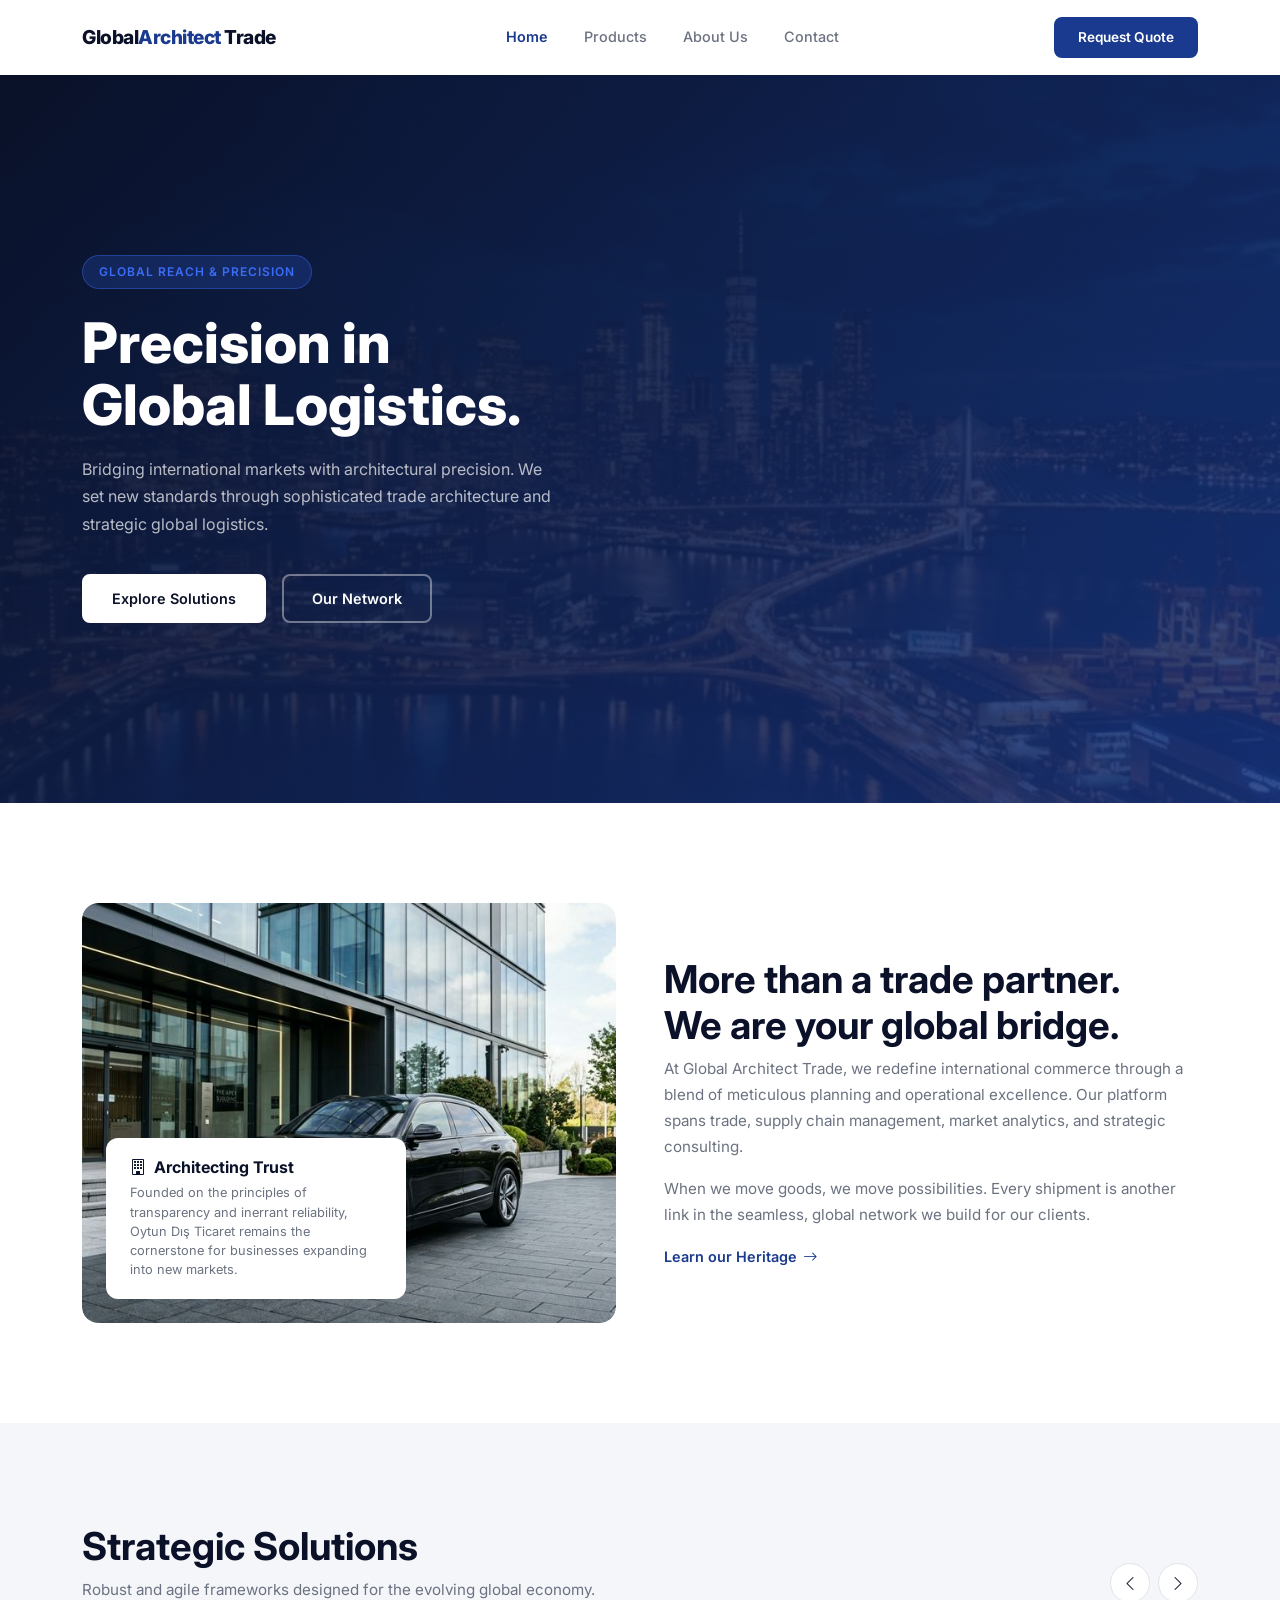
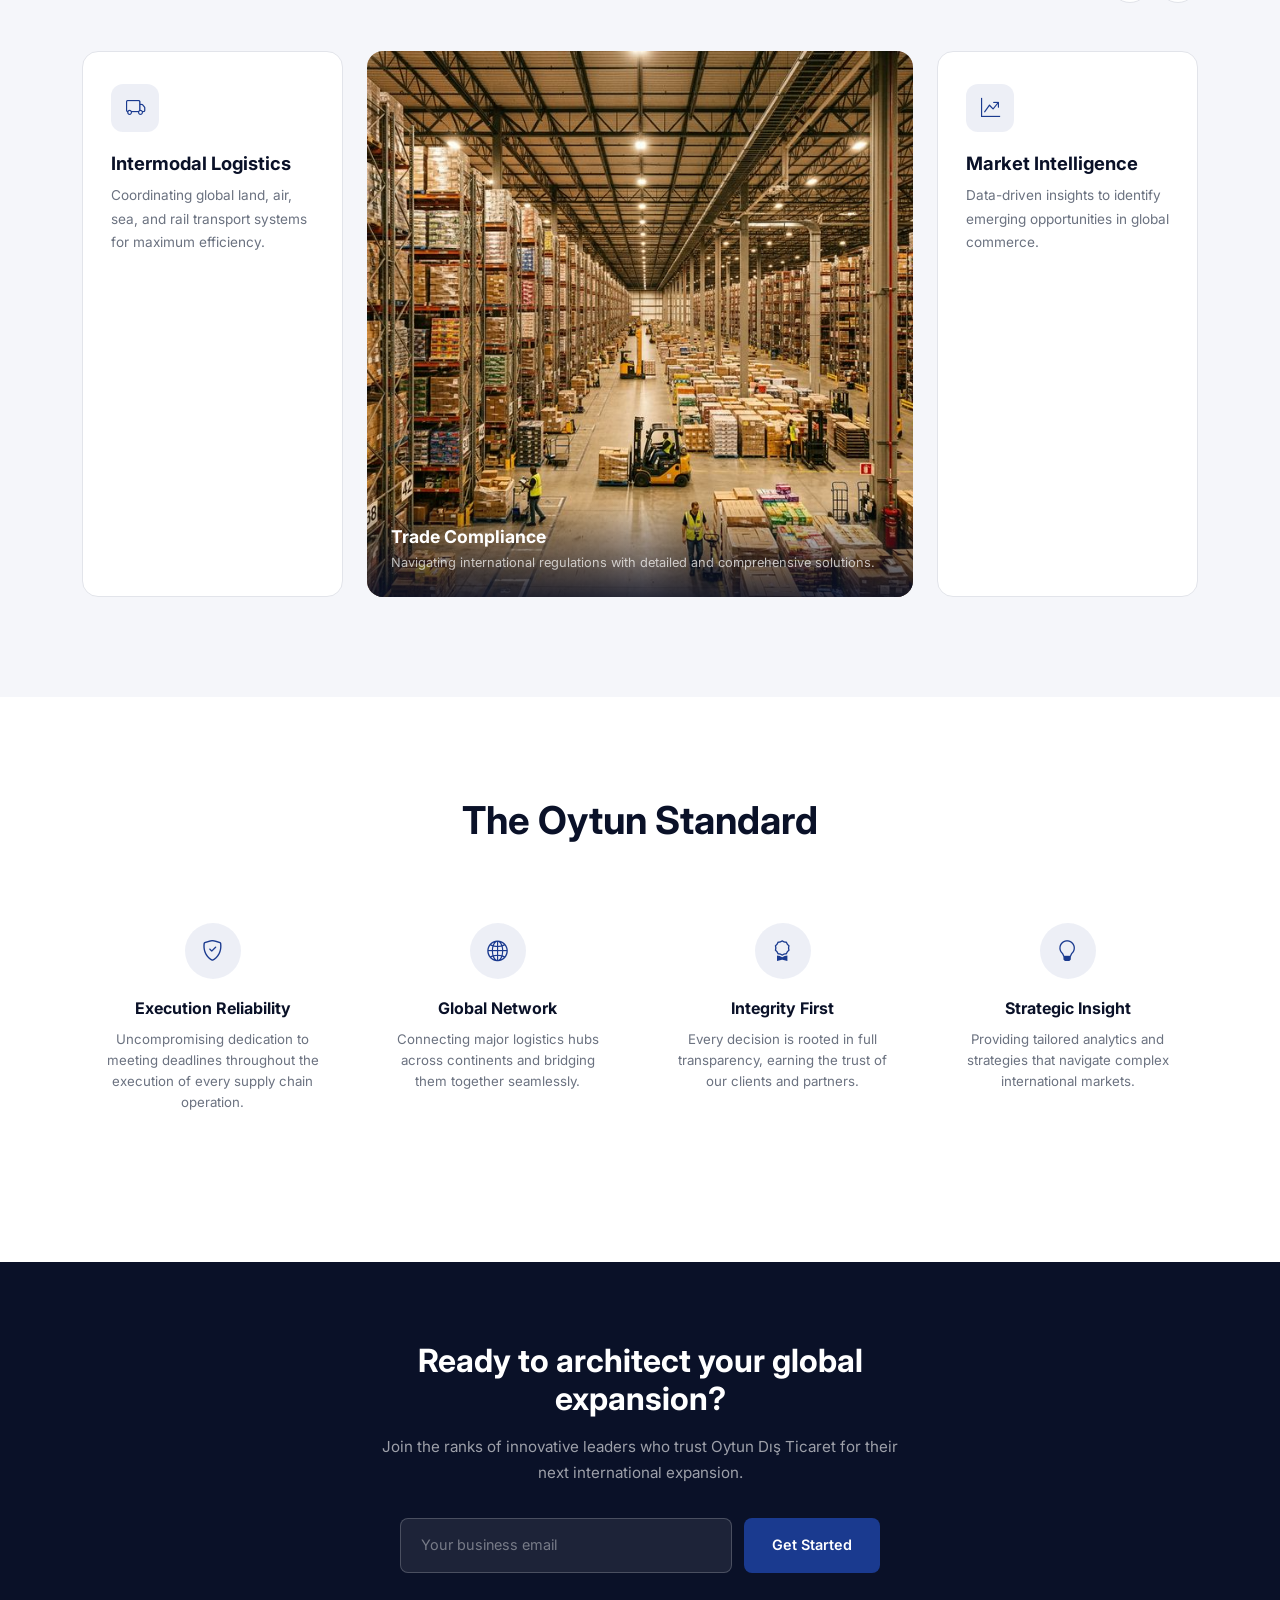
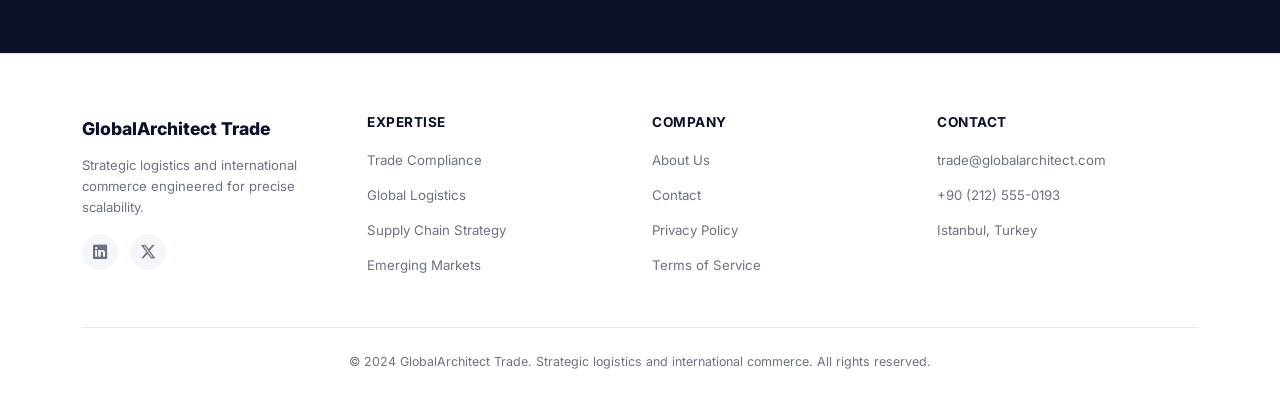
<file: index.html>
<!DOCTYPE html>
<html lang="en">
<head>
  <meta charset="UTF-8">
  <meta name="viewport" content="width=device-width, initial-scale=1.0">
  <meta name="description" content="GlobalArchitect Trade — Bridging international markets with architectural precision through strategic global logistics and trade solutions.">
  <title>GlobalArchitect Trade | Precision in Global Logistics</title>
  <!-- Bootstrap 5 CSS -->
  <link href="https://cdn.jsdelivr.net/npm/bootstrap@5.3.3/dist/css/bootstrap.min.css" rel="stylesheet">
  <!-- Bootstrap Icons -->
  <link href="https://cdn.jsdelivr.net/npm/bootstrap-icons@1.11.3/font/bootstrap-icons.min.css" rel="stylesheet">
  <!-- Custom CSS -->
  <link href="css/style.css" rel="stylesheet">
</head>
<body>

  <!-- ========== NAVBAR ========== -->
  <nav class="navbar navbar-expand-lg navbar-custom">
    <div class="container">
      <a class="navbar-brand" href="index.html">Global<span>Architect</span> Trade</a>
      <button class="navbar-toggler" type="button" data-bs-toggle="collapse" data-bs-target="#navbarNav" aria-controls="navbarNav" aria-expanded="false" aria-label="Toggle navigation">
        <span class="navbar-toggler-icon"></span>
      </button>
      <div class="collapse navbar-collapse justify-content-center" id="navbarNav">
        <ul class="navbar-nav">
          <li class="nav-item"><a class="nav-link active" href="index.html">Home</a></li>
          <li class="nav-item"><a class="nav-link" href="products.html">Products</a></li>
          <li class="nav-item"><a class="nav-link" href="about.html">About Us</a></li>
          <li class="nav-item"><a class="nav-link" href="contact.html">Contact</a></li>
        </ul>
      </div>
      <a href="contact.html" class="btn btn-request-quote d-none d-lg-inline-block">Request Quote</a>
    </div>
  </nav>

  <!-- ========== HERO ========== -->
  <section class="hero-section">
    <div class="hero-bg" style="background-image: url('img/hero-skyline.png');"></div>
    <div class="hero-overlay"></div>
    <div class="container">
      <div class="hero-content">
        <span class="hero-badge">Global Reach & Precision</span>
        <h1 class="hero-title fade-in-up">
          Precision in<br>
          <span>Global Logistics.</span>
        </h1>
        <p class="hero-subtitle fade-in-up delay-1">
          Bridging international markets with architectural precision. We set new standards through sophisticated trade architecture and strategic global logistics.
        </p>
        <div class="fade-in-up delay-2">
          <a href="products.html" class="btn btn-hero-primary">Explore Solutions</a>
          <a href="about.html" class="btn btn-hero-outline">Our Network</a>
        </div>
      </div>
    </div>
  </section>

  <!-- ========== PARTNER / ABOUT ========== -->
  <section class="partner-section">
    <div class="container">
      <div class="row align-items-center g-5">
        <div class="col-lg-6">
          <div class="partner-image-wrapper scroll-animate">
            <img src="img/suv-car.png" alt="Premium Logistics Vehicle">
            <div class="trust-card">
              <h4><i class="bi bi-building me-2"></i>Architecting Trust</h4>
              <p>Founded on the principles of transparency and inerrant reliability, Oytun Dış Ticaret remains the cornerstone for businesses expanding into new markets.</p>
            </div>
          </div>
        </div>
        <div class="col-lg-6">
          <div class="scroll-animate">
            <h2>More than a trade partner.<br>We are your global bridge.</h2>
            <p>At Global Architect Trade, we redefine international commerce through a blend of meticulous planning and operational excellence. Our platform spans trade, supply chain management, market analytics, and strategic consulting.</p>
            <p>When we move goods, we move possibilities. Every shipment is another link in the seamless, global network we build for our clients.</p>
            <a href="about.html" class="learn-more-link">
              Learn our Heritage <i class="bi bi-arrow-right"></i>
            </a>
          </div>
        </div>
      </div>
    </div>
  </section>

  <!-- ========== STRATEGIC SOLUTIONS ========== -->
  <section class="solutions-section">
    <div class="container">
      <div class="section-header d-flex justify-content-between align-items-end mb-5">
        <div>
          <h2 class="mb-2">Strategic Solutions</h2>
          <p class="section-subtitle mb-0">Robust and agile frameworks designed for the evolving global economy.</p>
        </div>
        <div class="nav-arrows d-none d-md-flex">
          <button><i class="bi bi-chevron-left"></i></button>
          <button><i class="bi bi-chevron-right"></i></button>
        </div>
      </div>

      <div class="row g-4">
        <!-- Intermodal Logistics -->
        <div class="col-lg-3 col-md-6">
          <div class="solution-card scroll-animate">
            <div class="icon-wrapper">
              <i class="bi bi-truck"></i>
            </div>
            <h4>Intermodal Logistics</h4>
            <p>Coordinating global land, air, sea, and rail transport systems for maximum efficiency.</p>
          </div>
        </div>

        <!-- Center Image -->
        <div class="col-lg-6 col-md-12">
          <div class="solution-image-card scroll-animate">
            <img src="img/warehouse.png" alt="Trade Compliance Warehouse">
            <div class="overlay-text">
              <h4>Trade Compliance</h4>
              <p>Navigating international regulations with detailed and comprehensive solutions.</p>
            </div>
          </div>
        </div>

        <!-- Market Intelligence -->
        <div class="col-lg-3 col-md-6">
          <div class="solution-card scroll-animate">
            <div class="icon-wrapper">
              <i class="bi bi-graph-up-arrow"></i>
            </div>
            <h4>Market Intelligence</h4>
            <p>Data-driven insights to identify emerging opportunities in global commerce.</p>
          </div>
        </div>
      </div>
    </div>
  </section>

  <!-- ========== THE OYTUN STANDARD ========== -->
  <section class="standard-section">
    <div class="container">
      <div class="text-center mb-5">
        <h2>The Oytun Standard</h2>
      </div>
      <div class="row g-4">
        <div class="col-lg-3 col-md-6">
          <div class="standard-card scroll-animate">
            <div class="icon-circle">
              <i class="bi bi-shield-check"></i>
            </div>
            <h4>Execution Reliability</h4>
            <p>Uncompromising dedication to meeting deadlines throughout the execution of every supply chain operation.</p>
          </div>
        </div>
        <div class="col-lg-3 col-md-6">
          <div class="standard-card scroll-animate delay-1">
            <div class="icon-circle">
              <i class="bi bi-globe2"></i>
            </div>
            <h4>Global Network</h4>
            <p>Connecting major logistics hubs across continents and bridging them together seamlessly.</p>
          </div>
        </div>
        <div class="col-lg-3 col-md-6">
          <div class="standard-card scroll-animate delay-2">
            <div class="icon-circle">
              <i class="bi bi-award"></i>
            </div>
            <h4>Integrity First</h4>
            <p>Every decision is rooted in full transparency, earning the trust of our clients and partners.</p>
          </div>
        </div>
        <div class="col-lg-3 col-md-6">
          <div class="standard-card scroll-animate delay-3">
            <div class="icon-circle">
              <i class="bi bi-lightbulb"></i>
            </div>
            <h4>Strategic Insight</h4>
            <p>Providing tailored analytics and strategies that navigate complex international markets.</p>
          </div>
        </div>
      </div>
    </div>
  </section>

  <!-- ========== CTA ========== -->
  <section class="cta-section">
    <div class="container">
      <h2>Ready to architect your global<br>expansion?</h2>
      <p>Join the ranks of innovative leaders who trust Oytun Dış Ticaret for their next international expansion.</p>
      <div class="cta-form">
        <input type="email" placeholder="Your business email" aria-label="Email">
        <button class="btn btn-cta" type="button">Get Started</button>
      </div>
    </div>
  </section>

  <!-- ========== FOOTER ========== -->
  <footer class="footer">
    <div class="container">
      <div class="row g-4">
        <div class="col-lg-3 col-md-6">
          <div class="footer-brand">GlobalArchitect Trade</div>
          <p>Strategic logistics and international commerce engineered for precise scalability.</p>
          <div class="social-icons">
            <a href="#"><i class="bi bi-linkedin"></i></a>
            <a href="#"><i class="bi bi-twitter-x"></i></a>
          </div>
        </div>
        <div class="col-lg-3 col-md-6">
          <h6>Expertise</h6>
          <ul class="footer-links">
            <li><a href="#">Trade Compliance</a></li>
            <li><a href="#">Global Logistics</a></li>
            <li><a href="#">Supply Chain Strategy</a></li>
            <li><a href="#">Emerging Markets</a></li>
          </ul>
        </div>
        <div class="col-lg-3 col-md-6">
          <h6>Company</h6>
          <ul class="footer-links">
            <li><a href="about.html">About Us</a></li>
            <li><a href="contact.html">Contact</a></li>
            <li><a href="#">Privacy Policy</a></li>
            <li><a href="#">Terms of Service</a></li>
          </ul>
        </div>
        <div class="col-lg-3 col-md-6">
          <h6>Contact</h6>
          <ul class="footer-links">
            <li><a href="#">trade@globalarchitect.com</a></li>
            <li><a href="#">+90 (212) 555-0193</a></li>
            <li><a href="#">Istanbul, Turkey</a></li>
          </ul>
        </div>
      </div>
      <div class="footer-bottom">
        <p>&copy; 2024 GlobalArchitect Trade. Strategic logistics and international commerce. All rights reserved.</p>
      </div>
    </div>
  </footer>

  <!-- Bootstrap JS -->
  <script src="https://cdn.jsdelivr.net/npm/bootstrap@5.3.3/dist/js/bootstrap.bundle.min.js"></script>
  <!-- Scroll Animation Script -->
  <script>
    document.addEventListener('DOMContentLoaded', () => {
      const observer = new IntersectionObserver((entries) => {
        entries.forEach(entry => {
          if (entry.isIntersecting) {
            entry.target.classList.add('visible');
          }
        });
      }, { threshold: 0.1 });

      document.querySelectorAll('.scroll-animate').forEach(el => observer.observe(el));
    });
  </script>
</body>
</html>
</file>
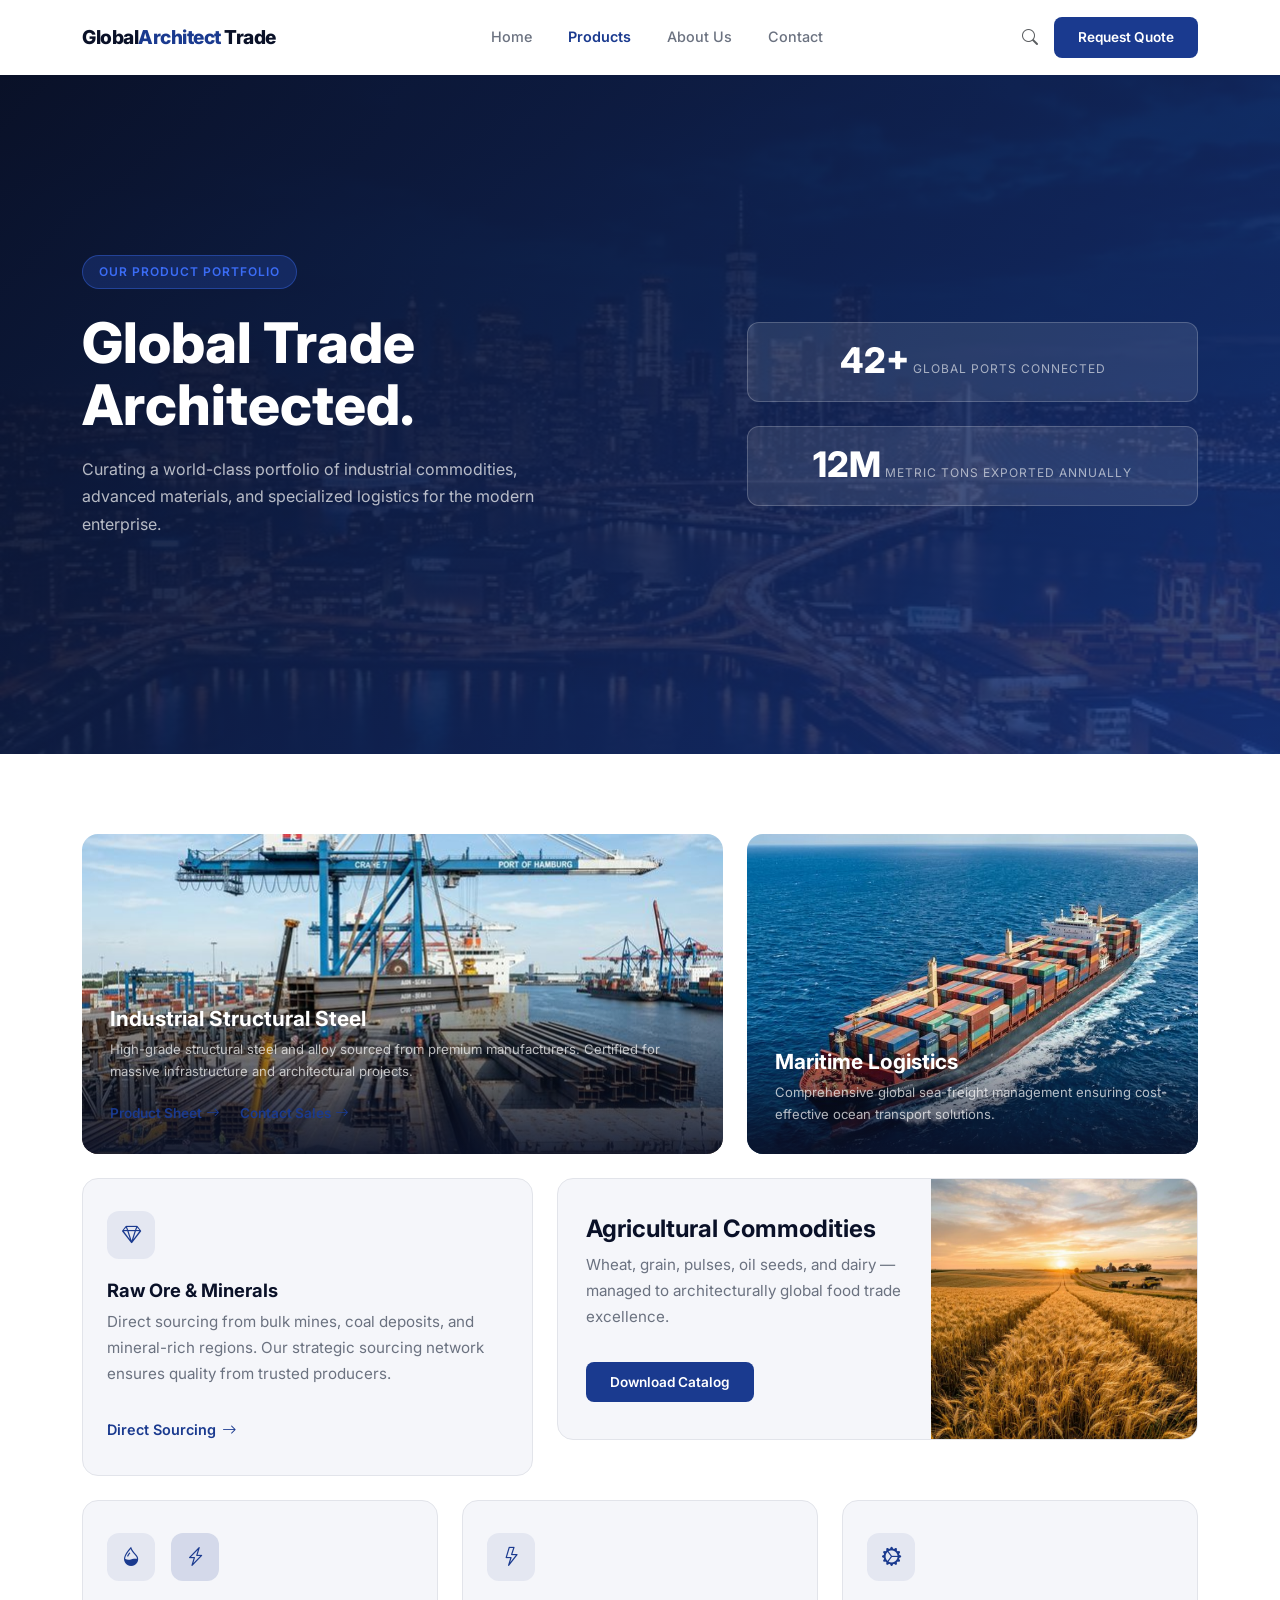
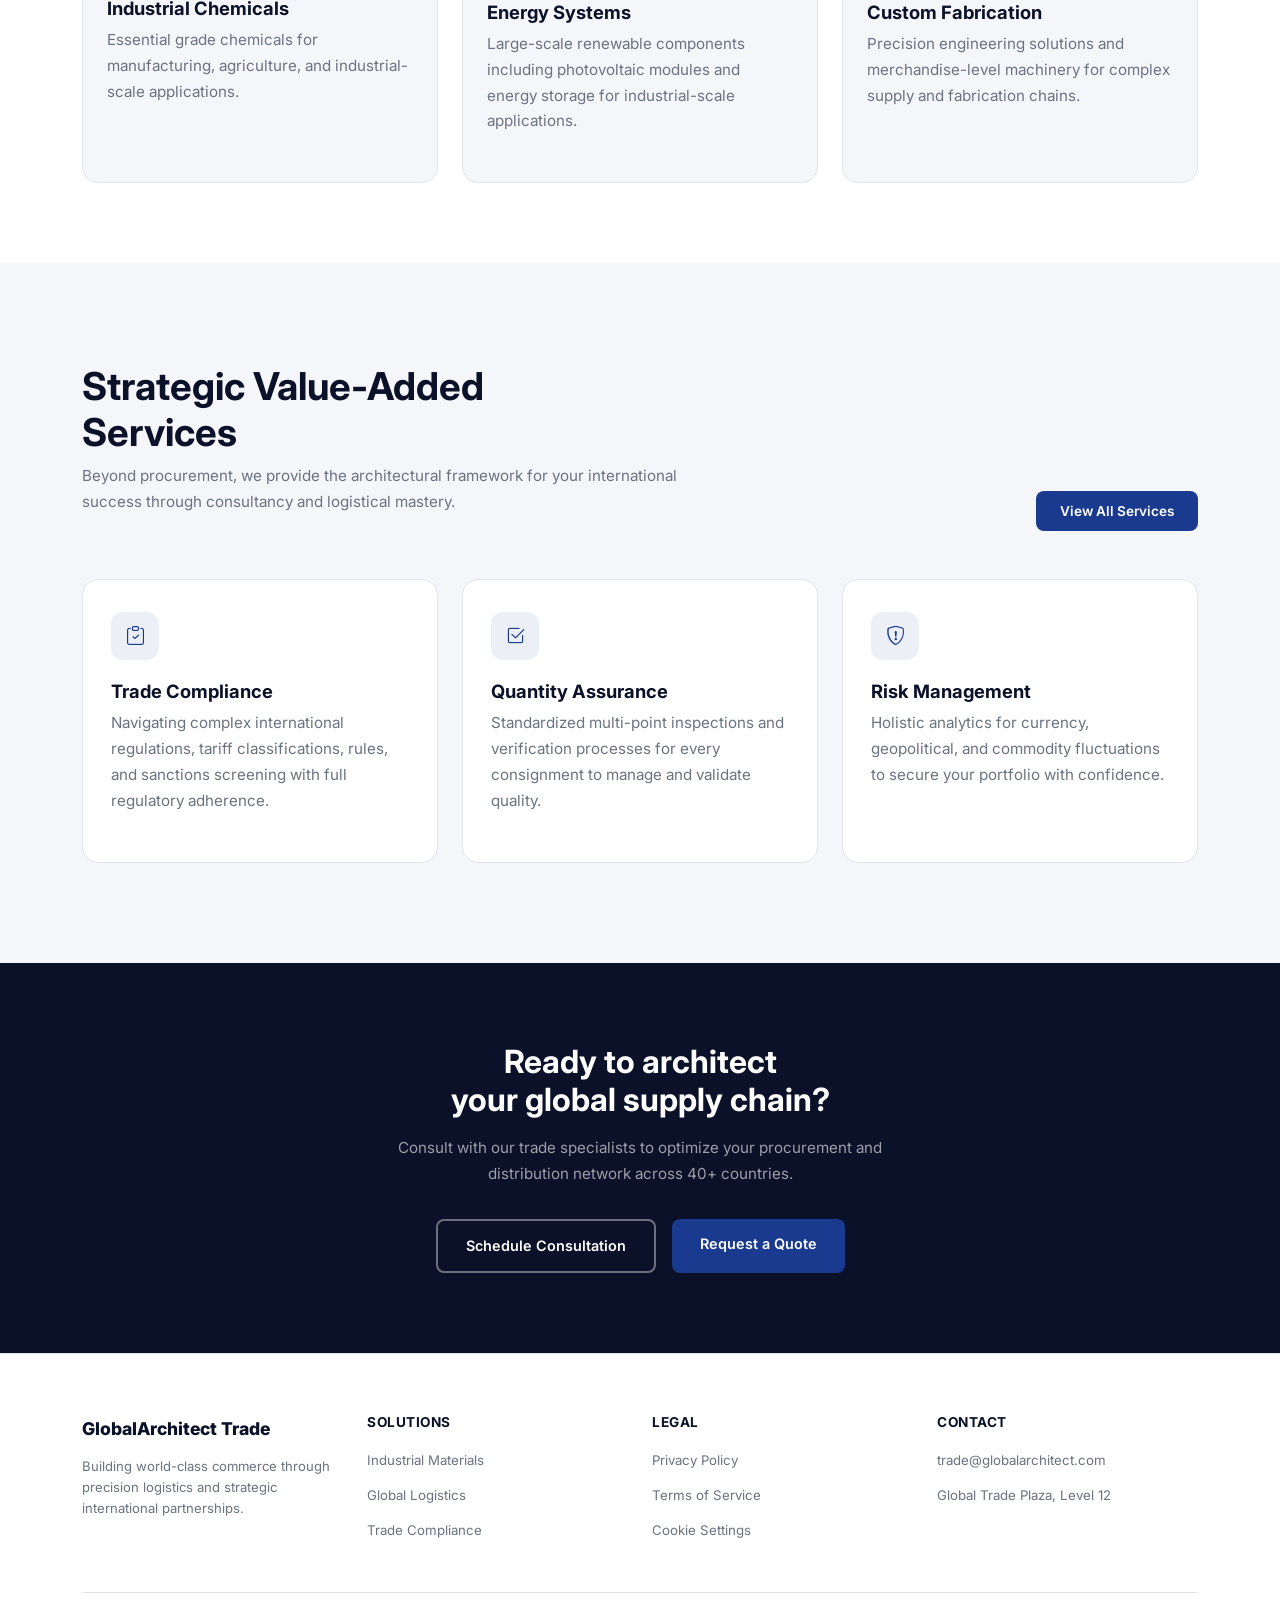
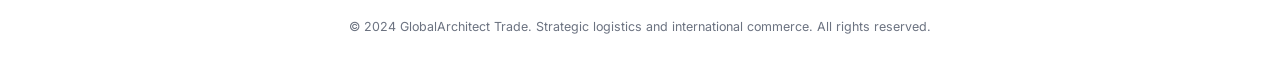
<file: products.html>
<!DOCTYPE html>
<html lang="en">
<head>
  <meta charset="UTF-8">
  <meta name="viewport" content="width=device-width, initial-scale=1.0">
  <meta name="description" content="Explore GlobalArchitect Trade's world-class portfolio of industrial commodities, advanced materials, and specialized logistics products.">
  <title>Products | GlobalArchitect Trade</title>
  <link href="https://cdn.jsdelivr.net/npm/bootstrap@5.3.3/dist/css/bootstrap.min.css" rel="stylesheet">
  <link href="https://cdn.jsdelivr.net/npm/bootstrap-icons@1.11.3/font/bootstrap-icons.min.css" rel="stylesheet">
  <link href="css/style.css" rel="stylesheet">
</head>
<body>

  <!-- NAVBAR -->
  <nav class="navbar navbar-expand-lg navbar-custom">
    <div class="container">
      <a class="navbar-brand" href="index.html">Global<span>Architect</span> Trade</a>
      <button class="navbar-toggler" type="button" data-bs-toggle="collapse" data-bs-target="#navbarNav">
        <span class="navbar-toggler-icon"></span>
      </button>
      <div class="collapse navbar-collapse justify-content-center" id="navbarNav">
        <ul class="navbar-nav">
          <li class="nav-item"><a class="nav-link" href="index.html">Home</a></li>
          <li class="nav-item"><a class="nav-link active" href="products.html">Products</a></li>
          <li class="nav-item"><a class="nav-link" href="about.html">About Us</a></li>
          <li class="nav-item"><a class="nav-link" href="contact.html">Contact</a></li>
        </ul>
      </div>
      <div class="d-none d-lg-flex align-items-center gap-3">
        <a href="#" class="text-muted"><i class="bi bi-search"></i></a>
        <a href="contact.html" class="btn btn-request-quote">Request Quote</a>
      </div>
    </div>
  </nav>

  <!-- HERO -->
  <section class="hero-section">
    <div class="hero-bg" style="background-image: url('img/hero-skyline.png');"></div>
    <div class="hero-overlay"></div>
    <div class="container">
      <div class="row align-items-center">
        <div class="col-lg-7">
          <div class="hero-content">
            <span class="hero-badge">Our Product Portfolio</span>
            <h1 class="hero-title fade-in-up">
              Global Trade<br>
              <span>Architected.</span>
            </h1>
            <p class="hero-subtitle fade-in-up delay-1">
              Curating a world-class portfolio of industrial commodities, advanced materials, and specialized logistics for the modern enterprise.
            </p>
          </div>
        </div>
        <div class="col-lg-5 d-none d-lg-block">
          <div class="hero-stats fade-in-up delay-2">
            <div class="hero-stat-item">
              <span class="stat-value">42+</span>
              <span class="stat-desc">Global Ports Connected</span>
            </div>
            <div class="hero-stat-item">
              <span class="stat-value">12M</span>
              <span class="stat-desc">Metric Tons Exported Annually</span>
            </div>
          </div>
        </div>
      </div>
    </div>
  </section>

  <!-- PRODUCTS GRID -->
  <section class="products-grid">
    <div class="container">
      <!-- Row 1: Two large image cards -->
      <div class="row g-4 mb-4">
        <div class="col-lg-7">
          <div class="product-card-large scroll-animate">
            <img src="img/steel-industrial.png" alt="Industrial Structural Steel">
            <div class="product-overlay">
              <h3>Industrial Structural Steel</h3>
              <p>High-grade structural steel and alloy sourced from premium manufacturers. Certified for massive infrastructure and architectural projects.</p>
              <div class="product-links mt-3">
                <a href="#">Product Sheet <i class="bi bi-arrow-right"></i></a>
                <a href="contact.html">Contact Sales <i class="bi bi-arrow-right"></i></a>
              </div>
            </div>
          </div>
        </div>
        <div class="col-lg-5">
          <div class="product-card-large scroll-animate delay-1">
            <img src="img/container-ship.png" alt="Maritime Logistics">
            <div class="product-overlay">
              <h3>Maritime Logistics</h3>
              <p>Comprehensive global sea-freight management ensuring cost-effective ocean transport solutions.</p>
            </div>
          </div>
        </div>
      </div>

      <!-- Row 2: Small cards -->
      <div class="row g-4 mb-4">
        <div class="col-lg-5">
          <div class="product-card-small scroll-animate">
            <div class="product-icon">
              <i class="bi bi-gem"></i>
            </div>
            <h4>Raw Ore & Minerals</h4>
            <p>Direct sourcing from bulk mines, coal deposits, and mineral-rich regions. Our strategic sourcing network ensures quality from trusted producers.</p>
            <a href="#" class="learn-more-link mt-auto pt-3">Direct Sourcing <i class="bi bi-arrow-right"></i></a>
          </div>
        </div>
        <div class="col-lg-7">
          <div class="product-card-full scroll-animate delay-1">
            <div class="row g-0 align-items-center">
              <div class="col-md-7">
                <div class="card-body-custom">
                  <h3>Agricultural Commodities</h3>
                  <p>Wheat, grain, pulses, oil seeds, and dairy — managed to architecturally global food trade excellence.</p>
                  <a href="contact.html" class="btn btn-request-quote mt-3">Download Catalog</a>
                </div>
              </div>
              <div class="col-md-5">
                <img src="img/agricultural-field.png" alt="Agricultural Commodities" style="height: 260px; object-fit: cover;">
              </div>
            </div>
          </div>
        </div>
      </div>

      <!-- Row 3: Three small cards -->
      <div class="row g-4">
        <div class="col-lg-4 col-md-6">
          <div class="product-card-small scroll-animate">
            <div class="d-flex align-items-center gap-3 mb-3">
              <div class="product-icon mb-0">
                <i class="bi bi-droplet-half"></i>
              </div>
              <div class="product-icon mb-0" style="background: rgba(26, 58, 143, 0.15);">
                <i class="bi bi-lightning-charge"></i>
              </div>
            </div>
            <h4>Industrial Chemicals</h4>
            <p>Essential grade chemicals for manufacturing, agriculture, and industrial-scale applications.</p>
          </div>
        </div>
        <div class="col-lg-4 col-md-6">
          <div class="product-card-small scroll-animate delay-1">
            <div class="product-icon">
              <i class="bi bi-lightning"></i>
            </div>
            <h4>Energy Systems</h4>
            <p>Large-scale renewable components including photovoltaic modules and energy storage for industrial-scale applications.</p>
          </div>
        </div>
        <div class="col-lg-4 col-md-6">
          <div class="product-card-small scroll-animate delay-2">
            <div class="product-icon">
              <i class="bi bi-gear-wide-connected"></i>
            </div>
            <h4>Custom Fabrication</h4>
            <p>Precision engineering solutions and merchandise-level machinery for complex supply and fabrication chains.</p>
          </div>
        </div>
      </div>
    </div>
  </section>

  <!-- STRATEGIC VALUE-ADDED SERVICES -->
  <section class="services-section">
    <div class="container">
      <div class="d-flex justify-content-between align-items-end mb-5 flex-wrap gap-3">
        <div>
          <h2>Strategic Value-Added<br>Services</h2>
          <p class="section-subtitle">Beyond procurement, we provide the architectural framework for your international success through consultancy and logistical mastery.</p>
        </div>
        <a href="contact.html" class="btn btn-request-quote">View All Services</a>
      </div>
      <div class="row g-4">
        <div class="col-lg-4 col-md-6">
          <div class="service-card scroll-animate">
            <div class="service-icon">
              <i class="bi bi-clipboard-check"></i>
            </div>
            <h4>Trade Compliance</h4>
            <p>Navigating complex international regulations, tariff classifications, rules, and sanctions screening with full regulatory adherence.</p>
          </div>
        </div>
        <div class="col-lg-4 col-md-6">
          <div class="service-card scroll-animate delay-1">
            <div class="service-icon">
              <i class="bi bi-check2-square"></i>
            </div>
            <h4>Quantity Assurance</h4>
            <p>Standardized multi-point inspections and verification processes for every consignment to manage and validate quality.</p>
          </div>
        </div>
        <div class="col-lg-4 col-md-6">
          <div class="service-card scroll-animate delay-2">
            <div class="service-icon">
              <i class="bi bi-shield-exclamation"></i>
            </div>
            <h4>Risk Management</h4>
            <p>Holistic analytics for currency, geopolitical, and commodity fluctuations to secure your portfolio with confidence.</p>
          </div>
        </div>
      </div>
    </div>
  </section>

  <!-- CTA -->
  <section class="cta-section">
    <div class="container">
      <h2>Ready to architect<br>your global supply chain?</h2>
      <p>Consult with our trade specialists to optimize your procurement and distribution network across 40+ countries.</p>
      <div class="d-flex justify-content-center gap-3 flex-wrap">
        <a href="contact.html" class="btn btn-cta-outline">Schedule Consultation</a>
        <a href="contact.html" class="btn btn-cta">Request a Quote</a>
      </div>
    </div>
  </section>

  <!-- FOOTER -->
  <footer class="footer">
    <div class="container">
      <div class="row g-4">
        <div class="col-lg-3 col-md-6">
          <div class="footer-brand">GlobalArchitect Trade</div>
          <p>Building world-class commerce through precision logistics and strategic international partnerships.</p>
        </div>
        <div class="col-lg-3 col-md-6">
          <h6>Solutions</h6>
          <ul class="footer-links">
            <li><a href="#">Industrial Materials</a></li>
            <li><a href="#">Global Logistics</a></li>
            <li><a href="#">Trade Compliance</a></li>
          </ul>
        </div>
        <div class="col-lg-3 col-md-6">
          <h6>Legal</h6>
          <ul class="footer-links">
            <li><a href="#">Privacy Policy</a></li>
            <li><a href="#">Terms of Service</a></li>
            <li><a href="#">Cookie Settings</a></li>
          </ul>
        </div>
        <div class="col-lg-3 col-md-6">
          <h6>Contact</h6>
          <ul class="footer-links">
            <li><a href="contact.html">trade@globalarchitect.com</a></li>
            <li><a href="#">Global Trade Plaza, Level 12</a></li>
          </ul>
        </div>
      </div>
      <div class="footer-bottom">
        <p>&copy; 2024 GlobalArchitect Trade. Strategic logistics and international commerce. All rights reserved.</p>
      </div>
    </div>
  </footer>

  <script src="https://cdn.jsdelivr.net/npm/bootstrap@5.3.3/dist/js/bootstrap.bundle.min.js"></script>
  <script>
    document.addEventListener('DOMContentLoaded', () => {
      const observer = new IntersectionObserver((entries) => {
        entries.forEach(entry => {
          if (entry.isIntersecting) entry.target.classList.add('visible');
        });
      }, { threshold: 0.1 });
      document.querySelectorAll('.scroll-animate').forEach(el => observer.observe(el));
    });
  </script>
</body>
</html>
</file>
<file: css/style.css>
/* ========================================
   GlobalArchitect Trade — Custom Styles
   ======================================== */

@import url('https://fonts.googleapis.com/css2?family=Inter:wght@300;400;500;600;700;800;900&display=swap');

/* --- CSS Variables --- */
:root {
  --navy: #0a1128;
  --navy-light: #0d1a3a;
  --royal-blue: #1a3a8f;
  --royal-blue-light: #2a4fbf;
  --accent-blue: #3b6cf5;
  --light-gray: #f5f6fa;
  --medium-gray: #e8eaf0;
  --text-dark: #1a1a2e;
  --text-muted: #6b7280;
  --white: #ffffff;
  --border-color: #e2e4ea;
  --shadow-sm: 0 1px 3px rgba(10, 17, 40, 0.08);
  --shadow-md: 0 4px 20px rgba(10, 17, 40, 0.1);
  --shadow-lg: 0 10px 40px rgba(10, 17, 40, 0.15);
  --transition: all 0.3s ease;
}

/* --- Reset & Base --- */
* {
  margin: 0;
  padding: 0;
  box-sizing: border-box;
}

body {
  font-family: 'Inter', sans-serif;
  color: var(--text-dark);
  line-height: 1.7;
  overflow-x: hidden;
  -webkit-font-smoothing: antialiased;
}

h1, h2, h3, h4, h5, h6 {
  font-weight: 700;
  line-height: 1.2;
  color: var(--navy);
}

h1 { font-size: 3.2rem; }
h2 { font-size: 2.4rem; }
h3 { font-size: 1.5rem; }
h4 { font-size: 1.15rem; }

p {
  color: var(--text-muted);
  font-size: 0.95rem;
}

a {
  text-decoration: none;
  transition: var(--transition);
}

img {
  max-width: 100%;
  height: auto;
}

section {
  padding: 100px 0;
}

/* --- Navbar --- */
.navbar-custom {
  background: var(--white);
  padding: 16px 0;
  box-shadow: var(--shadow-sm);
  position: sticky;
  top: 0;
  z-index: 1000;
}

.navbar-custom .navbar-brand {
  font-weight: 800;
  font-size: 1.2rem;
  color: var(--navy);
  letter-spacing: -0.5px;
}

.navbar-custom .navbar-brand span {
  color: var(--royal-blue);
}

.navbar-custom .nav-link {
  color: var(--text-muted);
  font-weight: 500;
  font-size: 0.9rem;
  padding: 8px 18px !important;
  transition: var(--transition);
}

.navbar-custom .nav-link:hover,
.navbar-custom .nav-link.active {
  color: var(--royal-blue);
}

.navbar-custom .nav-link.active {
  font-weight: 600;
}

.btn-request-quote {
  background: var(--royal-blue);
  color: var(--white) !important;
  border: none;
  padding: 10px 24px;
  border-radius: 8px;
  font-weight: 600;
  font-size: 0.85rem;
  transition: var(--transition);
}

.btn-request-quote:hover {
  background: var(--navy);
  transform: translateY(-1px);
  box-shadow: var(--shadow-md);
}

/* --- Hero Section --- */
.hero-section {
  position: relative;
  min-height: 520px;
  display: flex;
  align-items: center;
  overflow: hidden;
  background: var(--navy);
}

.hero-bg {
  position: absolute;
  inset: 0;
  background-size: cover;
  background-position: center;
  opacity: 0.5;
}

.hero-overlay {
  position: absolute;
  inset: 0;
  background: linear-gradient(135deg, rgba(10, 17, 40, 0.92) 0%, rgba(26, 58, 143, 0.7) 100%);
}

.hero-content {
  position: relative;
  z-index: 2;
  padding: 80px 0;
}

.hero-badge {
  display: inline-block;
  background: rgba(59, 108, 245, 0.2);
  border: 1px solid rgba(59, 108, 245, 0.4);
  color: var(--accent-blue);
  padding: 6px 16px;
  border-radius: 50px;
  font-size: 0.75rem;
  font-weight: 600;
  text-transform: uppercase;
  letter-spacing: 1px;
  margin-bottom: 24px;
}

.hero-title {
  color: var(--white);
  font-size: 3.5rem;
  font-weight: 800;
  line-height: 1.1;
  margin-bottom: 20px;
  max-width: 600px;
}

.hero-title span {
  display: block;
}

.hero-subtitle {
  color: rgba(255, 255, 255, 0.7);
  font-size: 1rem;
  max-width: 480px;
  margin-bottom: 36px;
  line-height: 1.7;
}

.btn-hero-primary {
  background: var(--white);
  color: var(--navy);
  border: 2px solid var(--white);
  padding: 12px 28px;
  border-radius: 8px;
  font-weight: 600;
  font-size: 0.9rem;
  transition: var(--transition);
  margin-right: 12px;
}

.btn-hero-primary:hover {
  background: transparent;
  color: var(--white);
}

.btn-hero-outline {
  background: transparent;
  color: var(--white);
  border: 2px solid rgba(255, 255, 255, 0.4);
  padding: 12px 28px;
  border-radius: 8px;
  font-weight: 600;
  font-size: 0.9rem;
  transition: var(--transition);
}

.btn-hero-outline:hover {
  border-color: var(--white);
  color: var(--white);
  background: rgba(255, 255, 255, 0.1);
}

/* --- About / Partner Section --- */
.partner-section {
  padding: 100px 0;
  background: var(--white);
}

.partner-image-wrapper {
  position: relative;
  border-radius: 16px;
  overflow: hidden;
}

.partner-image-wrapper img {
  width: 100%;
  height: 420px;
  object-fit: cover;
  border-radius: 16px;
}

.trust-card {
  position: absolute;
  bottom: 24px;
  left: 24px;
  background: var(--white);
  padding: 20px 24px;
  border-radius: 12px;
  max-width: 300px;
  box-shadow: var(--shadow-lg);
}

.trust-card h4 {
  font-size: 1rem;
  margin-bottom: 6px;
}

.trust-card p {
  font-size: 0.8rem;
  margin-bottom: 0;
  line-height: 1.5;
}

.partner-content h2 {
  margin-bottom: 24px;
}

.partner-content p {
  margin-bottom: 16px;
}

.learn-more-link {
  color: var(--royal-blue);
  font-weight: 600;
  font-size: 0.9rem;
  display: inline-flex;
  align-items: center;
  gap: 6px;
}

.learn-more-link:hover {
  color: var(--navy);
  gap: 10px;
}

/* --- Strategic Solutions --- */
.solutions-section {
  background: var(--light-gray);
  padding: 100px 0;
}

.section-subtitle {
  color: var(--text-muted);
  font-size: 0.95rem;
  max-width: 600px;
}

.solution-card {
  background: var(--white);
  border-radius: 16px;
  padding: 32px 28px;
  border: 1px solid var(--border-color);
  transition: var(--transition);
  height: 100%;
}

.solution-card:hover {
  transform: translateY(-4px);
  box-shadow: var(--shadow-lg);
  border-color: var(--royal-blue);
}

.solution-card .icon-wrapper {
  width: 48px;
  height: 48px;
  background: rgba(26, 58, 143, 0.08);
  border-radius: 12px;
  display: flex;
  align-items: center;
  justify-content: center;
  margin-bottom: 20px;
  color: var(--royal-blue);
  font-size: 1.2rem;
}

.solution-card h4 {
  margin-bottom: 10px;
}

.solution-card p {
  font-size: 0.85rem;
  margin-bottom: 0;
}

.solution-image {
  border-radius: 16px;
  overflow: hidden;
  height: 100%;
}

.solution-image img {
  width: 100%;
  height: 100%;
  object-fit: cover;
  border-radius: 16px;
}

.solution-image-card {
  position: relative;
  border-radius: 16px;
  overflow: hidden;
  height: 100%;
  min-height: 260px;
}

.solution-image-card img {
  width: 100%;
  height: 100%;
  object-fit: cover;
}

.solution-image-card .overlay-text {
  position: absolute;
  bottom: 0;
  left: 0;
  right: 0;
  padding: 24px;
  background: linear-gradient(transparent, rgba(10, 17, 40, 0.85));
  color: var(--white);
}

.solution-image-card .overlay-text h4 {
  color: var(--white);
  font-size: 1.1rem;
  margin-bottom: 4px;
}

.solution-image-card .overlay-text p {
  color: rgba(255, 255, 255, 0.7);
  font-size: 0.8rem;
  margin-bottom: 0;
}

/* --- The Oytun Standard --- */
.standard-section {
  padding: 100px 0;
  background: var(--white);
}

.standard-card {
  text-align: center;
  padding: 32px 20px;
}

.standard-card .icon-circle {
  width: 56px;
  height: 56px;
  background: rgba(26, 58, 143, 0.08);
  border-radius: 50%;
  display: flex;
  align-items: center;
  justify-content: center;
  margin: 0 auto 20px;
  color: var(--royal-blue);
  font-size: 1.3rem;
}

.standard-card h4 {
  margin-bottom: 10px;
  font-size: 1rem;
}

.standard-card p {
  font-size: 0.83rem;
  line-height: 1.6;
}

/* --- CTA Section --- */
.cta-section {
  background: var(--navy);
  padding: 80px 0;
  text-align: center;
}

.cta-section h2 {
  color: var(--white);
  margin-bottom: 16px;
  font-size: 2rem;
}

.cta-section p {
  color: rgba(255, 255, 255, 0.6);
  max-width: 520px;
  margin: 0 auto 32px;
}

.cta-form {
  max-width: 480px;
  margin: 0 auto;
  display: flex;
  gap: 12px;
}

.cta-form input {
  flex: 1;
  padding: 14px 20px;
  border: 1px solid rgba(255, 255, 255, 0.2);
  border-radius: 8px;
  background: rgba(255, 255, 255, 0.08);
  color: var(--white);
  font-size: 0.9rem;
  outline: none;
  transition: var(--transition);
}

.cta-form input::placeholder {
  color: rgba(255, 255, 255, 0.4);
}

.cta-form input:focus {
  border-color: var(--accent-blue);
  background: rgba(255, 255, 255, 0.12);
}

.btn-cta {
  background: var(--royal-blue);
  color: var(--white);
  border: none;
  padding: 14px 28px;
  border-radius: 8px;
  font-weight: 600;
  font-size: 0.9rem;
  transition: var(--transition);
  white-space: nowrap;
}

.btn-cta:hover {
  background: var(--royal-blue-light);
  transform: translateY(-1px);
}

.btn-cta-outline {
  background: transparent;
  color: var(--white);
  border: 2px solid rgba(255, 255, 255, 0.4);
  padding: 14px 28px;
  border-radius: 8px;
  font-weight: 600;
  font-size: 0.9rem;
  transition: var(--transition);
  white-space: nowrap;
}

.btn-cta-outline:hover {
  border-color: var(--white);
  color: var(--white);
  background: rgba(255, 255, 255, 0.08);
}

/* --- Footer --- */
.footer {
  background: var(--white);
  padding: 60px 0 30px;
  border-top: 1px solid var(--border-color);
}

.footer-brand {
  font-weight: 800;
  font-size: 1.1rem;
  color: var(--navy);
  margin-bottom: 12px;
}

.footer p {
  font-size: 0.82rem;
  line-height: 1.6;
}

.footer h6 {
  font-weight: 700;
  font-size: 0.85rem;
  color: var(--navy);
  margin-bottom: 16px;
  text-transform: uppercase;
  letter-spacing: 0.5px;
}

.footer-links {
  list-style: none;
  padding: 0;
  margin: 0;
}

.footer-links li {
  margin-bottom: 8px;
}

.footer-links a {
  color: var(--text-muted);
  font-size: 0.83rem;
  transition: var(--transition);
}

.footer-links a:hover {
  color: var(--royal-blue);
}

.footer-bottom {
  padding-top: 24px;
  margin-top: 40px;
  border-top: 1px solid var(--border-color);
  text-align: center;
}

.footer-bottom p {
  font-size: 0.78rem;
  color: var(--text-muted);
}

.social-icons a {
  display: inline-flex;
  align-items: center;
  justify-content: center;
  width: 36px;
  height: 36px;
  border-radius: 50%;
  background: var(--light-gray);
  color: var(--text-muted);
  margin-right: 8px;
  transition: var(--transition);
  font-size: 0.9rem;
}

.social-icons a:hover {
  background: var(--royal-blue);
  color: var(--white);
}

/* --- About Page Specific --- */
.legacy-section {
  background: var(--light-gray);
  padding: 100px 0;
}

.legacy-section .stat-card {
  background: var(--navy);
  color: var(--white);
  border-radius: 16px;
  padding: 32px;
  text-align: center;
}

.legacy-section .stat-card .stat-number {
  font-size: 2.8rem;
  font-weight: 800;
  display: block;
  line-height: 1;
}

.legacy-section .stat-card .stat-label {
  font-size: 0.85rem;
  color: rgba(255, 255, 255, 0.6);
  margin-top: 8px;
}

.mission-vision-card {
  background: var(--white);
  border-radius: 16px;
  padding: 40px 32px;
  border: 1px solid var(--border-color);
  height: 100%;
  transition: var(--transition);
}

.mission-vision-card:hover {
  box-shadow: var(--shadow-md);
  transform: translateY(-2px);
}

.mission-vision-card .mv-icon {
  width: 48px;
  height: 48px;
  background: rgba(26, 58, 143, 0.08);
  border-radius: 12px;
  display: flex;
  align-items: center;
  justify-content: center;
  margin-bottom: 20px;
  color: var(--royal-blue);
  font-size: 1.2rem;
}

.core-values-section {
  background: var(--light-gray);
  padding: 100px 0;
}

.value-card {
  padding: 32px 28px;
  border-top: 3px solid var(--royal-blue);
  background: var(--white);
  border-radius: 0 0 16px 16px;
  height: 100%;
}

.value-card .value-number {
  font-size: 3rem;
  font-weight: 800;
  color: rgba(26, 58, 143, 0.1);
  line-height: 1;
  margin-bottom: 16px;
}

.value-card h4 {
  margin-bottom: 12px;
}

.value-card p {
  font-size: 0.85rem;
}

.network-section {
  padding: 100px 0;
  background: var(--white);
  text-align: center;
}

.network-section .map-wrapper {
  max-width: 800px;
  margin: 40px auto 0;
  border-radius: 16px;
  overflow: hidden;
  border: 1px solid var(--border-color);
}

.network-section .map-wrapper img {
  width: 100%;
}

/* --- Products Page Specific --- */
.hero-stats {
  display: flex;
  flex-direction: column;
  gap: 24px;
}

.hero-stat-item {
  background: rgba(255, 255, 255, 0.1);
  border: 1px solid rgba(255, 255, 255, 0.2);
  border-radius: 12px;
  padding: 20px 24px;
  text-align: center;
}

.hero-stat-item .stat-value {
  font-size: 2.2rem;
  font-weight: 800;
  color: var(--white);
  line-height: 1;
}

.hero-stat-item .stat-desc {
  font-size: 0.75rem;
  color: rgba(255, 255, 255, 0.6);
  text-transform: uppercase;
  letter-spacing: 1px;
  margin-top: 6px;
}

.products-grid {
  padding: 80px 0;
  background: var(--white);
}

.product-card-large {
  position: relative;
  border-radius: 16px;
  overflow: hidden;
  height: 320px;
  cursor: pointer;
}

.product-card-large img {
  width: 100%;
  height: 100%;
  object-fit: cover;
  transition: transform 0.5s ease;
}

.product-card-large:hover img {
  transform: scale(1.05);
}

.product-card-large .product-overlay {
  position: absolute;
  bottom: 0;
  left: 0;
  right: 0;
  padding: 28px;
  background: linear-gradient(transparent, rgba(10, 17, 40, 0.9));
}

.product-card-large .product-overlay h3 {
  color: var(--white);
  font-size: 1.3rem;
  margin-bottom: 6px;
}

.product-card-large .product-overlay p {
  color: rgba(255, 255, 255, 0.7);
  font-size: 0.82rem;
  margin-bottom: 0;
}

.product-card-small {
  background: var(--light-gray);
  border-radius: 16px;
  padding: 32px 24px;
  border: 1px solid var(--border-color);
  transition: var(--transition);
  height: 100%;
  display: flex;
  flex-direction: column;
}

.product-card-small:hover {
  box-shadow: var(--shadow-md);
  transform: translateY(-3px);
}

.product-card-small .product-icon {
  width: 48px;
  height: 48px;
  background: rgba(26, 58, 143, 0.08);
  border-radius: 12px;
  display: flex;
  align-items: center;
  justify-content: center;
  margin-bottom: 20px;
  color: var(--royal-blue);
  font-size: 1.2rem;
}

.product-card-full {
  position: relative;
  border-radius: 16px;
  overflow: hidden;
  background: var(--light-gray);
  border: 1px solid var(--border-color);
}

.product-card-full img {
  width: 100%;
  height: 200px;
  object-fit: cover;
}

.product-card-full .card-body-custom {
  padding: 28px;
}

.product-links a {
  display: inline-flex;
  align-items: center;
  gap: 4px;
  color: var(--royal-blue);
  font-size: 0.85rem;
  font-weight: 600;
  margin-right: 16px;
}

.product-links a:hover {
  color: var(--navy);
}

.services-section {
  background: var(--light-gray);
  padding: 100px 0;
}

.service-card {
  background: var(--white);
  border-radius: 16px;
  padding: 32px 28px;
  border: 1px solid var(--border-color);
  transition: var(--transition);
  height: 100%;
}

.service-card:hover {
  box-shadow: var(--shadow-md);
  transform: translateY(-3px);
}

.service-card .service-icon {
  width: 48px;
  height: 48px;
  background: rgba(26, 58, 143, 0.08);
  border-radius: 12px;
  display: flex;
  align-items: center;
  justify-content: center;
  margin-bottom: 20px;
  color: var(--royal-blue);
  font-size: 1.2rem;
}

/* --- Contact Page Specific --- */
.contact-info-section {
  padding: 100px 0;
  background: var(--white);
}

.contact-info-block {
  margin-bottom: 28px;
}

.contact-info-block .info-icon {
  width: 40px;
  height: 40px;
  background: var(--navy);
  border-radius: 10px;
  display: flex;
  align-items: center;
  justify-content: center;
  color: var(--white);
  font-size: 0.9rem;
  margin-right: 16px;
  flex-shrink: 0;
}

.contact-info-block h5 {
  font-size: 0.9rem;
  margin-bottom: 4px;
  color: var(--navy);
}

.contact-info-block p,
.contact-info-block a {
  font-size: 0.85rem;
  color: var(--text-muted);
  margin-bottom: 2px;
}

.contact-info-block a:hover {
  color: var(--royal-blue);
}

.contact-form-wrapper {
  background: var(--white);
  border-radius: 16px;
  padding: 40px;
  border: 1px solid var(--border-color);
  box-shadow: var(--shadow-sm);
}

.contact-form-wrapper .form-label {
  font-size: 0.8rem;
  font-weight: 600;
  color: var(--navy);
  text-transform: uppercase;
  letter-spacing: 0.5px;
  margin-bottom: 6px;
}

.contact-form-wrapper .form-control,
.contact-form-wrapper .form-select {
  padding: 12px 16px;
  border: 1px solid var(--border-color);
  border-radius: 8px;
  font-size: 0.9rem;
  transition: var(--transition);
}

.contact-form-wrapper .form-control:focus,
.contact-form-wrapper .form-select:focus {
  border-color: var(--royal-blue);
  box-shadow: 0 0 0 3px rgba(26, 58, 143, 0.1);
}

.btn-submit {
  background: var(--navy);
  color: var(--white);
  border: none;
  padding: 14px 0;
  border-radius: 8px;
  font-weight: 600;
  font-size: 0.9rem;
  width: 100%;
  transition: var(--transition);
  display: inline-flex;
  align-items: center;
  justify-content: center;
  gap: 8px;
}

.btn-submit:hover {
  background: var(--royal-blue);
  color: var(--white);
  transform: translateY(-1px);
}

.digital-presence-label {
  font-size: 0.75rem;
  font-weight: 600;
  text-transform: uppercase;
  letter-spacing: 1px;
  color: var(--text-muted);
  margin-top: 32px;
  margin-bottom: 12px;
}

.map-section {
  padding: 80px 0;
  background: var(--white);
}

.map-section h2 {
  margin-bottom: 12px;
}

.map-wrapper-contact {
  position: relative;
  border-radius: 16px;
  overflow: hidden;
  margin-top: 32px;
}

.map-wrapper-contact img {
  width: 100%;
  height: 400px;
  object-fit: cover;
}

.map-info-card {
  position: absolute;
  bottom: 24px;
  right: 24px;
  background: var(--white);
  padding: 20px 24px;
  border-radius: 12px;
  max-width: 280px;
  box-shadow: var(--shadow-lg);
}

.map-info-card h5 {
  font-size: 0.95rem;
  margin-bottom: 6px;
}

.map-info-card p {
  font-size: 0.8rem;
  margin-bottom: 0;
}

.find-map-link {
  display: inline-flex;
  align-items: center;
  gap: 6px;
  color: var(--royal-blue);
  font-size: 0.85rem;
  font-weight: 600;
}

.find-map-link:hover {
  color: var(--navy);
}

/* --- Utility Classes --- */
.section-header {
  margin-bottom: 48px;
}

.section-header h2 {
  margin-bottom: 12px;
}

.nav-arrows {
  display: flex;
  gap: 8px;
}

.nav-arrows button {
  width: 40px;
  height: 40px;
  border-radius: 50%;
  border: 1px solid var(--border-color);
  background: var(--white);
  display: flex;
  align-items: center;
  justify-content: center;
  cursor: pointer;
  transition: var(--transition);
  color: var(--text-dark);
}

.nav-arrows button:hover {
  background: var(--navy);
  color: var(--white);
  border-color: var(--navy);
}

/* --- Responsive --- */
@media (max-width: 991px) {
  h1 { font-size: 2.4rem; }
  h2 { font-size: 1.8rem; }
  .hero-title { font-size: 2.6rem; }
  section { padding: 70px 0; }
  
  .partner-image-wrapper img {
    height: 300px;
    margin-bottom: 40px;
  }
}

@media (max-width: 767px) {
  h1 { font-size: 2rem; }
  h2 { font-size: 1.5rem; }
  .hero-title { font-size: 2rem; }
  .hero-section { min-height: 420px; }
  section { padding: 50px 0; }
  
  .cta-form {
    flex-direction: column;
  }
  
  .cta-form input,
  .cta-form button {
    width: 100%;
  }

  .contact-form-wrapper {
    padding: 24px;
    margin-top: 40px;
  }

  .hero-stats {
    flex-direction: row;
    margin-top: 32px;
  }

  .btn-hero-primary,
  .btn-hero-outline {
    display: block;
    text-align: center;
    margin-bottom: 12px;
    margin-right: 0;
  }
}

/* --- Animations --- */
@keyframes fadeInUp {
  from {
    opacity: 0;
    transform: translateY(30px);
  }
  to {
    opacity: 1;
    transform: translateY(0);
  }
}

.fade-in-up {
  animation: fadeInUp 0.6s ease forwards;
}

.delay-1 { animation-delay: 0.1s; }
.delay-2 { animation-delay: 0.2s; }
.delay-3 { animation-delay: 0.3s; }
.delay-4 { animation-delay: 0.4s; }

/* Scroll Animation */
.scroll-animate {
  opacity: 0;
  transform: translateY(30px);
  transition: all 0.6s ease;
}

.scroll-animate.visible {
  opacity: 1;
  transform: translateY(0);
}
</file>
